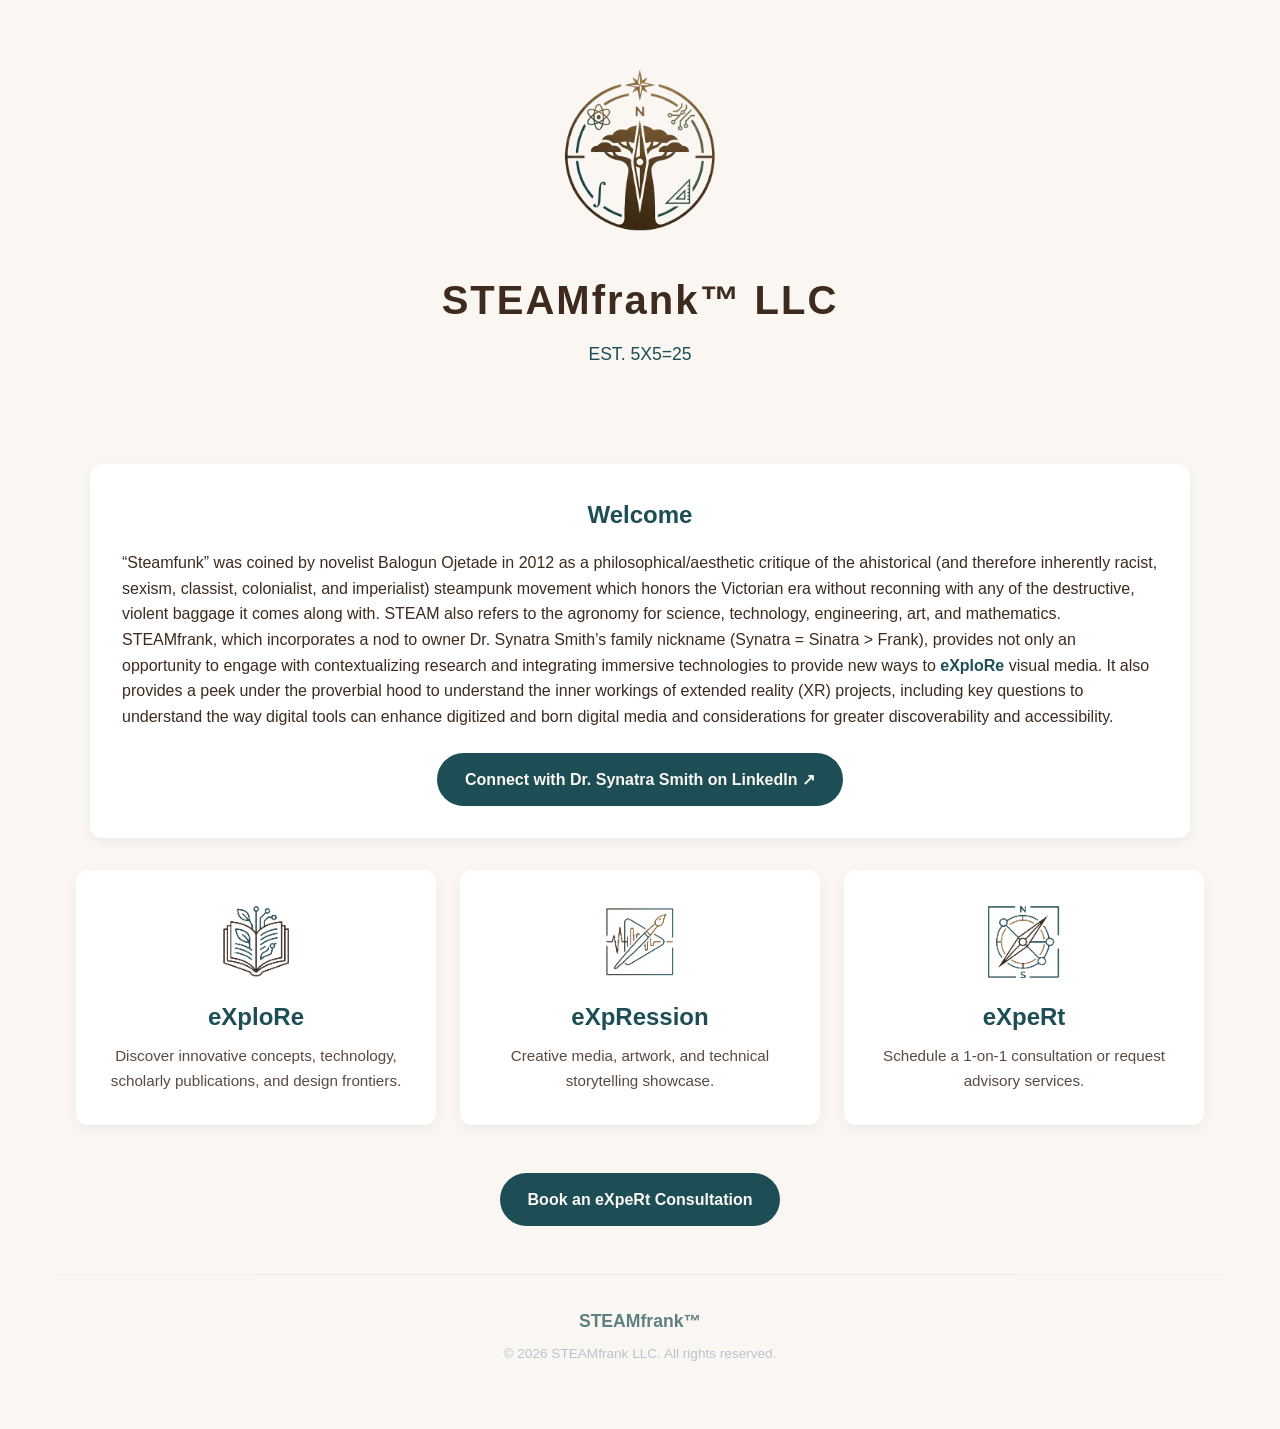
<file: index.html>
<!DOCTYPE html>
<html lang="en">
<head>
  <meta charset="UTF-8">
  <meta name="viewport" content="width=device-width, initial-scale=1.0">
  <title>STEAMfrank™</title>
  
  <link rel="icon" type="image/png" href="assets/favicon.png">
  <link rel="stylesheet" href="css/styles.css">
</head>
<body>

  <header>
    <img src="assets/logo-full.png" alt="STEAMfrank Logo" class="hero-logo">
    <h1>STEAMfrank™ LLC</h1>
    <p class="tagline">EST. 5X5=25</p>
  </header>

  <section class="about-section" style="background-color: var(--card-bg); border-radius: 12px; padding: 2rem; margin: 2rem auto; max-width: 1100px; box-shadow: 0 4px 12px var(--card-shadow);">
    <h2 style="color: var(--accent-color); margin-bottom: 1rem; text-align: center;">Welcome</h2>
    <p style="line-height: 1.6; font-size: 1rem; margin-bottom: 1.5rem; color: var(--text-color);">
      “Steamfunk” was coined by novelist Balogun Ojetade in 2012 as a philosophical/aesthetic critique of the ahistorical (and therefore inherently racist, sexism, classist, colonialist, and imperialist) steampunk movement which honors the Victorian era without reconning with any of the destructive, violent baggage it comes along with. STEAM also refers to the agronomy for science, technology, engineering, art, and mathematics. STEAMfrank, which incorporates a nod to owner Dr. Synatra Smith’s family nickname (Synatra = Sinatra > Frank), provides not only an opportunity to engage with contextualizing research and integrating immersive technologies to provide new ways to explore visual media. It also provides a peek under the proverbial hood to understand the inner workings of extended reality (XR) projects, including key questions to understand the way digital tools can enhance digitized and born digital media and considerations for greater discoverability and accessibility. 
    </p>
    <div style="text-align: center;">
      <a href="https://www.linkedin.com/in/synatrasmithphd" target="_blank" rel="noopener" class="btn">Connect with Dr. Synatra Smith on LinkedIn ↗</a>
    </div>
  </section>

  <main class="pillar-grid">

    <a href="explore.html" class="card">
      <img src="assets/icon-explore.png" alt="eXploRe Icon" class="card-icon">
      <h2>eXploRe</h2>
      <p>Discover innovative concepts, technology, scholarly publications, and design frontiers.</p>
    </a>

    <a href="expression.html" class="card">
      <img src="assets/icon-expression.png" alt="eXpRession Icon" class="card-icon">
      <h2>eXpRession</h2>
      <p>Creative media, artwork, and technical storytelling showcase.</p>
    </a>

    <a href="expert.html" class="card">
      <img src="assets/icon-expert.png" alt="eXpeRt Icon" class="card-icon">
      <h2>eXpeRt</h2>
      <p>Schedule a 1-on-1 consultation or request advisory services.</p>
    </a>

  </main>

  <div class="cta-container">
    <a href="expert.html" class="btn">Book an eXpeRt Consultation</a>
  </div>

  <footer class="site-footer" style="text-align: center; padding: 2rem 1rem; border-top: 1px solid var(--card-shadow, #0f3460); margin-top: 3rem;">
    <div class="footer-container" style="max-width: 1000px; margin: 0 auto;">
      <p style="font-weight: 700; font-size: 1.1rem; margin-bottom: 0.5rem; color: var(--accent-color, #00fff5);">
        STEAMfrank™
      </p>
      <p style="font-size: 0.85rem; color: var(--text-sub, #a0aec0); margin: 0;">
        © 2026 STEAMfrank LLC. All rights reserved.
      </p>
    </div>
  </footer>

  <script src="js/stylize.js"></script>
</body>
</html>
</file>
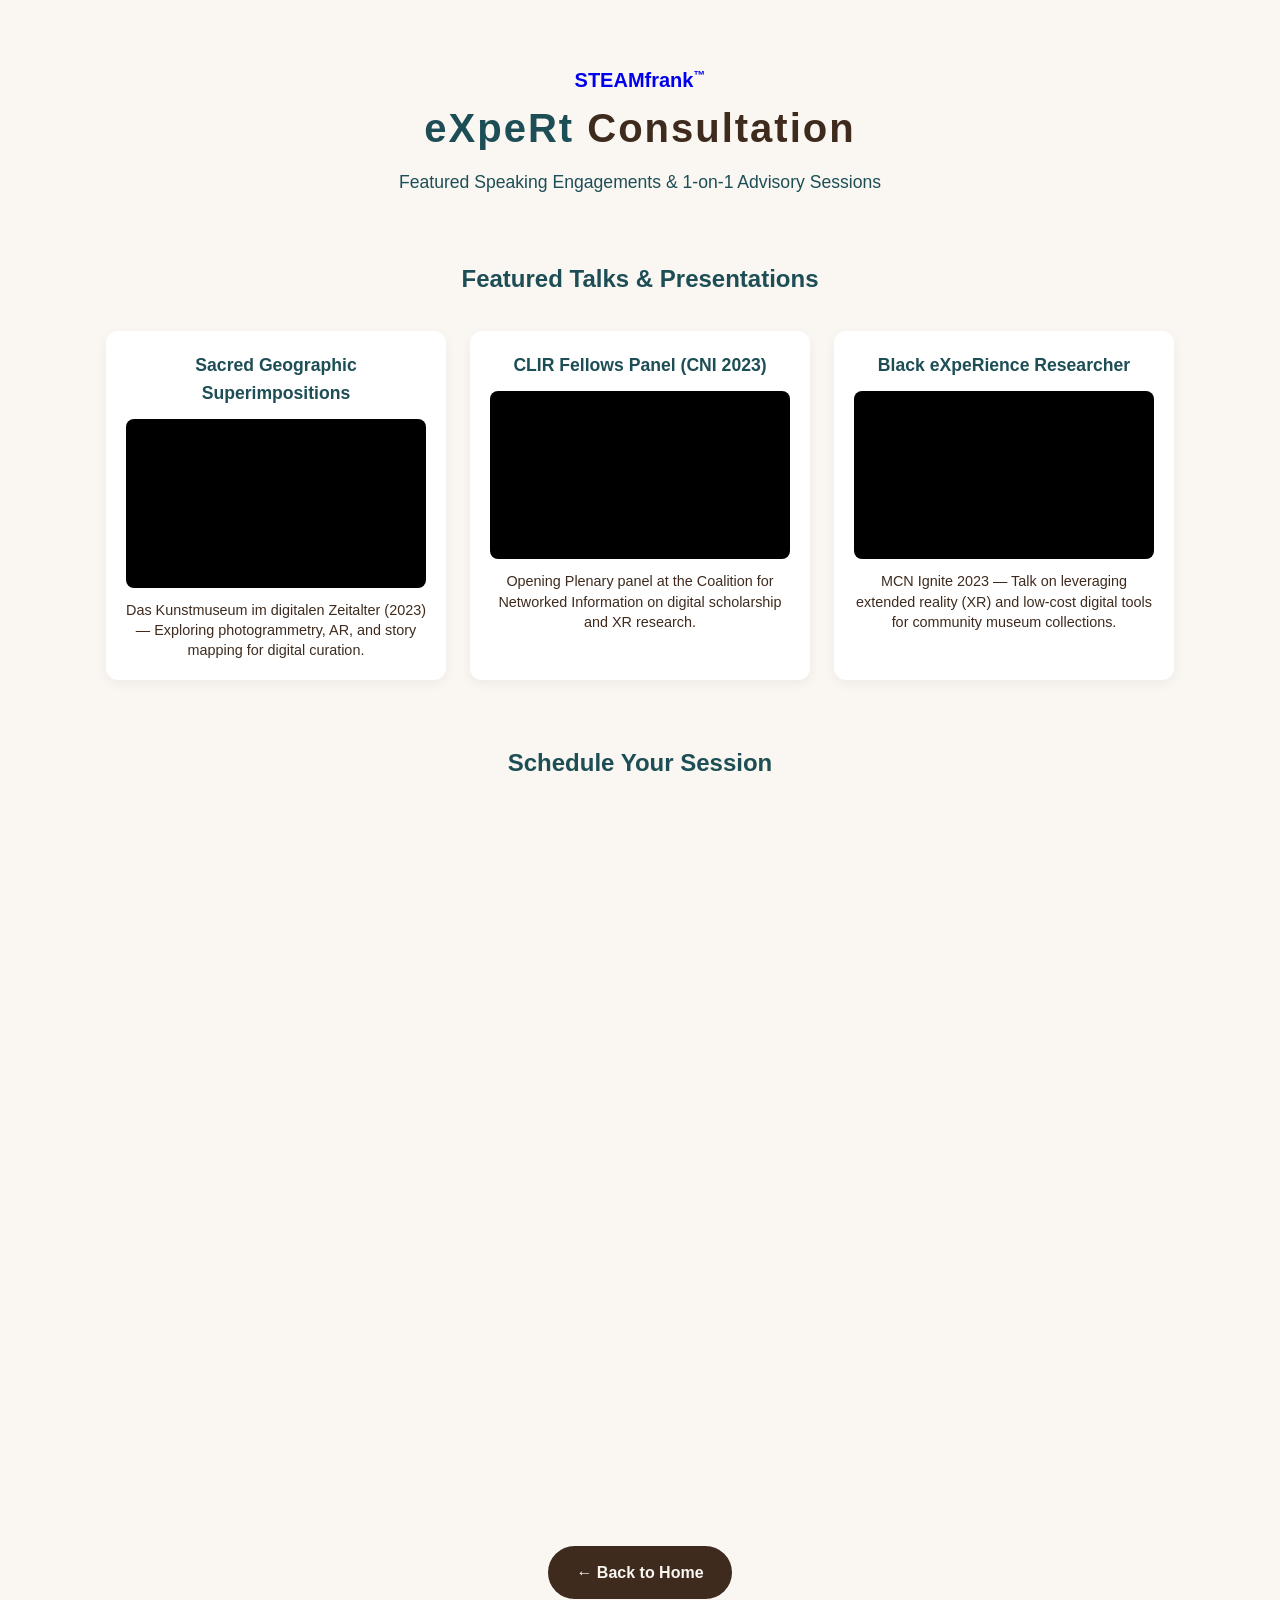
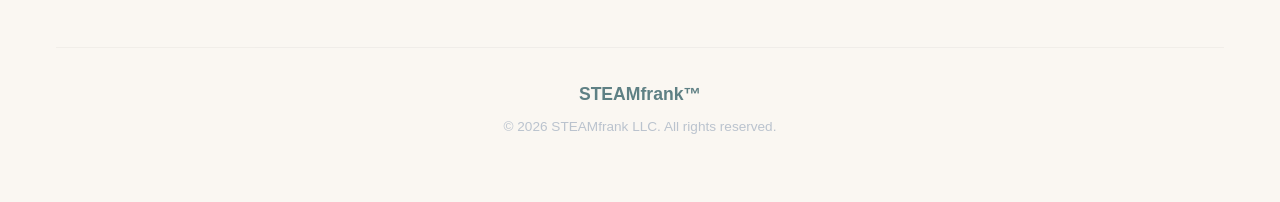
<file: expert.html>
<!DOCTYPE html>
<html lang="en">
<head>
  <meta charset="UTF-8">
  <meta name="viewport" content="width=device-width, initial-scale=1.0">
  <title>eXpeRt Consultation | STEAMfrank</title>
  
  <meta property="og:title" content="eXpeRt Consultation | STEAMfrank">
  <meta property="og:description" content="Book a 1-on-1 expert consultation and view featured talks by Dr. Synatra Smith.">
  <meta property="og:image" content="https://steamfrank.github.io/assets/expert-og-image.png">
  <meta property="og:type" content="website">

  <link rel="icon" type="image/png" href="assets/favicon.png">
  
  <link rel="stylesheet" href="css/styles.css">
</head>
<body>

  <header>
    <a href="index.html" class="brand-logo" style="text-decoration: none; font-weight: 800; font-size: 1.25rem;">
      STEAMfrank<sup style="font-size: 0.6em; vertical-align: super;">™</sup>
    </a>
    <h1>eXpeRt Consultation</h1>
    <p class="tagline">Featured Speaking Engagements & 1-on-1 Advisory Sessions</p>
  </header>

  <main style="max-width: 1100px; margin: 0 auto; padding: 0 1rem;">
    <section style="margin-bottom: 4rem;">
      <h2 style="text-align: center; margin-bottom: 2rem; color: var(--accent-color);">Featured Talks & Presentations</h2>
      
      <div class="video-grid" style="display: flex; flex-wrap: wrap; gap: 1.5rem; justify-content: center;">
        
        <div class="video-card" style="flex: 1 1 calc(33.333% - 1.5rem); min-width: 280px; background-color: var(--card-bg); padding: 1.25rem; border-radius: 12px; box-shadow: 0 4px 12px var(--card-shadow); display: flex; flex-direction: column;">
          <h3 style="font-size: 1.1rem; margin-bottom: 0.75rem; text-align: center; color: var(--accent-color);">Sacred Geographic Superimpositions</h3>
          <div class="video-container" style="position: relative; padding-bottom: 56.25%; height: 0; overflow: hidden; border-radius: 8px; background-color: #000;">
            <iframe src="https://www.youtube.com/embed/f11jlg8t6T0" title="Synatra Smith | Das Kunstmuseum im digitalen Zeitalter – 2023" frameborder="0" allow="accelerometer; autoplay; clipboard-write; encrypted-media; gyroscope; picture-in-picture" allowfullscreen style="position: absolute; top: 0; left: 0; width: 100%; height: 100%;"></iframe>
          </div>
          <p style="margin-top: 0.75rem; font-size: 0.9rem; line-height: 1.4; text-align: center;">Das Kunstmuseum im digitalen Zeitalter (2023) — Exploring photogrammetry, AR, and story mapping for digital curation.</p>
        </div>

        <div class="video-card" style="flex: 1 1 calc(33.333% - 1.5rem); min-width: 280px; background-color: var(--card-bg); padding: 1.25rem; border-radius: 12px; box-shadow: 0 4px 12px var(--card-shadow); display: flex; flex-direction: column;">
          <h3 style="font-size: 1.1rem; margin-bottom: 0.75rem; text-align: center; color: var(--accent-color);">CLIR Fellows Panel (CNI 2023)</h3>
          <div class="video-container" style="position: relative; padding-bottom: 56.25%; height: 0; overflow: hidden; border-radius: 8px; background-color: #000;">
            <iframe src="https://www.youtube.com/embed/746KTFbWrjo" title="Opening Plenary: CLIR Postdoctoral Fellows Panel" frameborder="0" allow="accelerometer; autoplay; clipboard-write; encrypted-media; gyroscope; picture-in-picture" allowfullscreen style="position: absolute; top: 0; left: 0; width: 100%; height: 100%;"></iframe>
          </div>
          <p style="margin-top: 0.75rem; font-size: 0.9rem; line-height: 1.4; text-align: center;">Opening Plenary panel at the Coalition for Networked Information on digital scholarship and XR research.</p>
        </div>

        <div class="video-card" style="flex: 1 1 calc(33.333% - 1.5rem); min-width: 280px; background-color: var(--card-bg); padding: 1.25rem; border-radius: 12px; box-shadow: 0 4px 12px var(--card-shadow); display: flex; flex-direction: column;">
          <h3 style="font-size: 1.1rem; margin-bottom: 0.75rem; text-align: center; color: var(--accent-color);">Black eXpeRience Researcher</h3>
          <div class="video-container" style="position: relative; padding-bottom: 56.25%; height: 0; overflow: hidden; border-radius: 8px; background-color: #000;">
            <iframe src="https://www.youtube.com/embed/gbHVQ-EPCng" title="MCN Ignite 2023 | Black eXpeRience Researcher" frameborder="0" allow="accelerometer; autoplay; clipboard-write; encrypted-media; gyroscope; picture-in-picture" allowfullscreen style="position: absolute; top: 0; left: 0; width: 100%; height: 100%;"></iframe>
          </div>
          <p style="margin-top: 0.75rem; font-size: 0.9rem; line-height: 1.4; text-align: center;">MCN Ignite 2023 — Talk on leveraging extended reality (XR) and low-cost digital tools for community museum collections.</p>
        </div>

      </div>
    </section>

    <section>
      <h2 style="text-align: center; margin-bottom: 1rem; color: var(--accent-color);">Schedule Your Session</h2>
      <div class="embed-container">
        <div class="calendly-inline-widget" data-url="https://calendly.com/steamfrankllc/30min" style="min-width:320px;height:700px;"></div>
        <script type="text/javascript" src="https://assets.calendly.com/assets/external/widget.js" async></script>
      </div>
    </section>

  </main>

  <div class="cta-container" style="text-align: center; margin: 2rem 0;">
    <a href="index.html" class="btn" style="background-color: var(--text-color);">← Back to Home</a>
  </div>

 <footer class="site-footer" style="text-align: center; padding: 2rem 1rem; border-top: 1px solid var(--card-shadow, #0f3460); margin-top: 3rem;">
  <div class="footer-container" style="max-width: 1000px; margin: 0 auto;">
    <p style="font-weight: 700; font-size: 1.1rem; margin-bottom: 0.5rem; color: var(--accent-color, #00fff5);">
      STEAMfrank™
    </p>
    <p style="font-size: 0.85rem; color: var(--text-sub, #a0aec0); margin: 0;">
      © 2026 STEAMfrank LLC. All rights reserved.
    </p>
  </div>
</footer>

  <script src="js/stylize.js"></script>
</body>
</html>
</file>
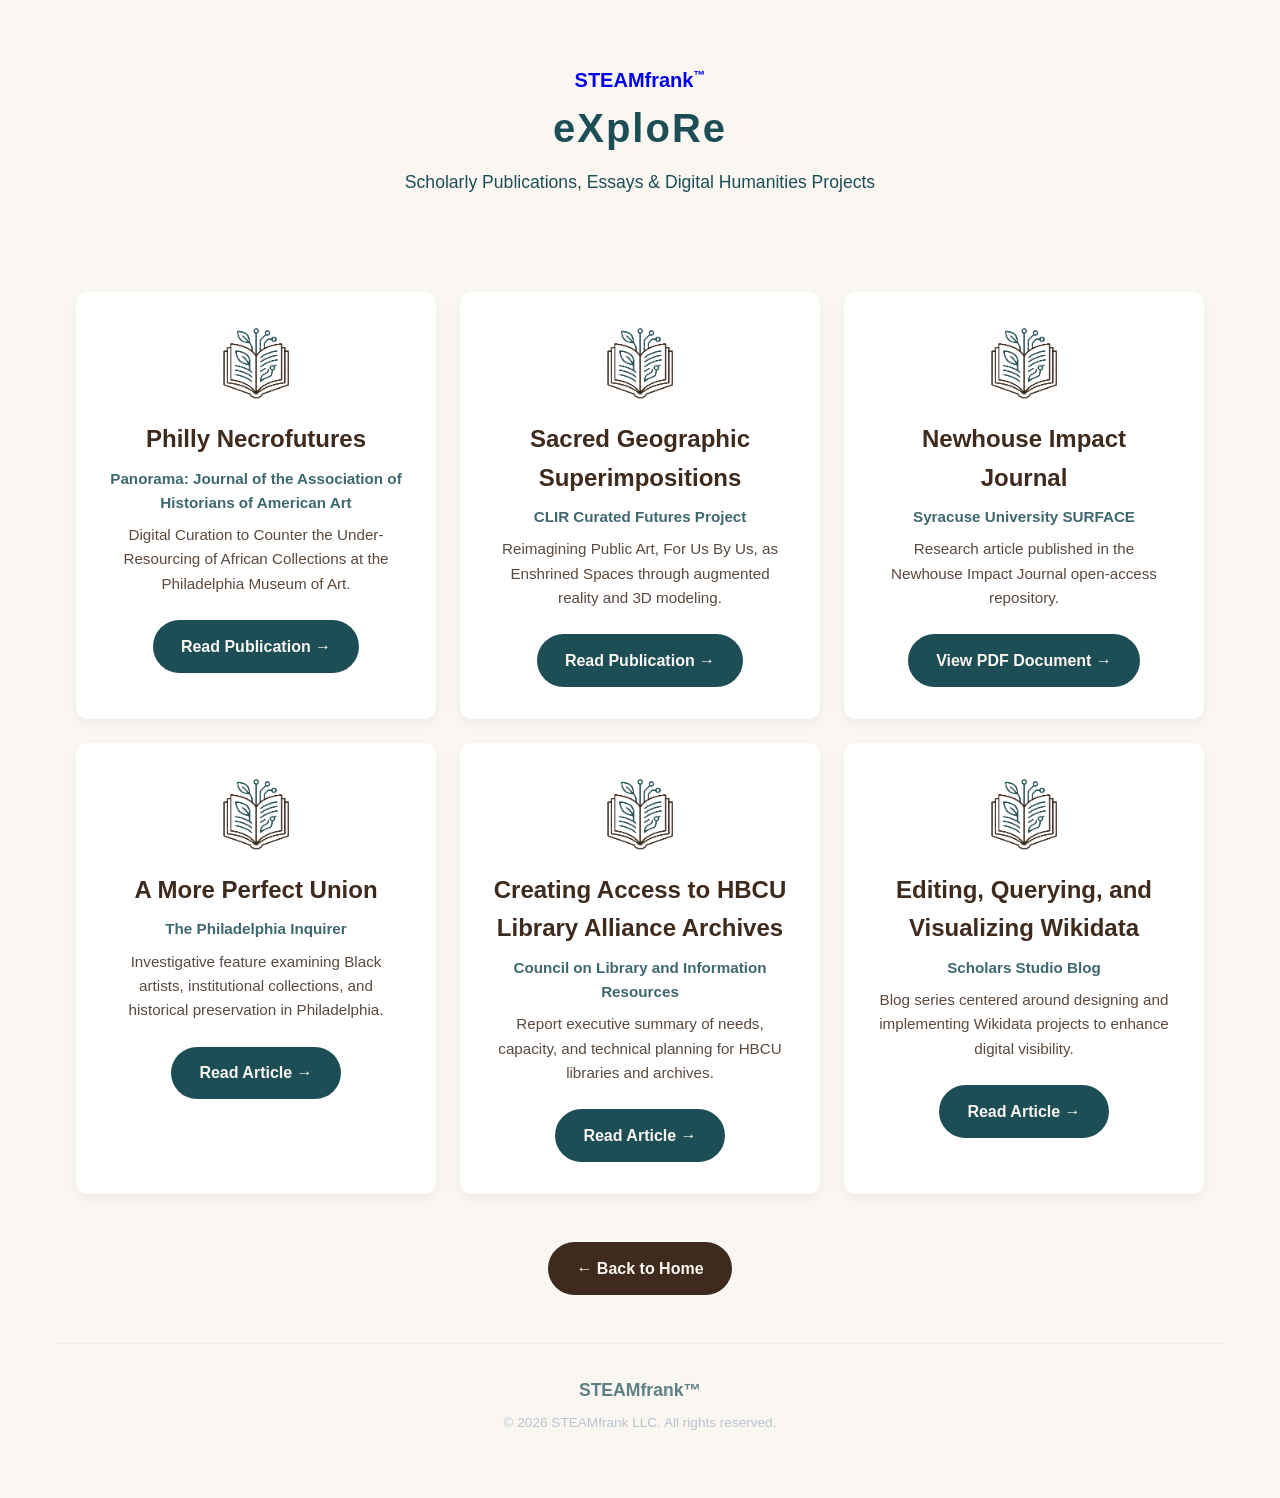
<file: explore.html>
<!DOCTYPE html>
<html lang="en">
<head>
  <meta charset="UTF-8">
  <meta name="viewport" content="width=device-width, initial-scale=1.0">
  <title>eXploRe | STEAMfrank Publications</title>
  
  <meta property="og:title" content="eXploRe | STEAMfrank Publications">
  <meta property="og:description" content="Explore scholarly publications, articles, and research projects by STEAMfrank.">
  <meta property="og:image" content="https://steamfrank.github.io/assets/expert-og-image.png">
  <meta property="og:type" content="website">

  <link rel="icon" type="image/png" href="assets/favicon.png">
  
  <link rel="stylesheet" href="css/styles.css">
</head>
<body>

  <header>
    <a href="index.html" class="brand-logo" style="text-decoration: none; font-weight: 800; font-size: 1.25rem;">
      STEAMfrank<sup style="font-size: 0.6em; vertical-align: super;">™</sup>
    </a>
    <h1>eXploRe</h1>
    <p class="tagline">Scholarly Publications, Essays & Digital Humanities Projects</p>
  </header>

  <main class="pillar-grid">
    
    <article class="card">
      <img src="assets/icon-explore.png" alt="eXploRe Icon" class="card-icon">
      <h2>Philly Necrofutures</h2>
      <p style="font-weight: 600; margin-bottom: 0.5rem; color: var(--accent-color);">Panorama: Journal of the Association of Historians of American Art</p>
      <p>Digital Curation to Counter the Under-Resourcing of African Collections at the Philadelphia Museum of Art.</p>
      <a href="https://journalpanorama.org/article/philly-necrofutures/" target="_blank" rel="noopener noreferrer" class="btn" style="margin-top: 1.5rem;">Read Publication →</a>
    </article>

    <article class="card">
      <img src="assets/icon-explore.png" alt="eXploRe Icon" class="card-icon">
      <h2>Sacred Geographic Superimpositions</h2>
      <p style="font-weight: 600; margin-bottom: 0.5rem; color: var(--accent-color);">CLIR Curated Futures Project</p>
      <p>Reimagining Public Art, For Us By Us, as Enshrined Spaces through augmented reality and 3D modeling.</p>
      <a href="https://futures.clir.org/sacred-geographic-superimpositions/" target="_blank" rel="noopener noreferrer" class="btn" style="margin-top: 1.5rem;">Read Publication →</a>
    </article>

    <article class="card">
      <img src="assets/icon-explore.png" alt="eXploRe Icon" class="card-icon">
      <h2>Newhouse Impact Journal</h2>
      <p style="font-weight: 600; margin-bottom: 0.5rem; color: var(--accent-color);">Syracuse University SURFACE</p>
      <p>Research article published in the Newhouse Impact Journal open-access repository.</p>
      <a href="https://surface.syr.edu/cgi/viewcontent.cgi?article=1022&context=newhouseimpactjournal" target="_blank" rel="noopener noreferrer" class="btn" style="margin-top: 1.5rem;">View PDF Document →</a>
    </article>

    <article class="card">
      <img src="assets/icon-explore.png" alt="eXploRe Icon" class="card-icon">
      <h2>A More Perfect Union</h2>
      <p style="font-weight: 600; margin-bottom: 0.5rem; color: var(--accent-color);">The Philadelphia Inquirer</p>
      <p>Investigative feature examining Black artists, institutional collections, and historical preservation in Philadelphia.</p>
      <a href="https://www.inquirer.com/news/inq2/more-perfect-union-pafa-black-artists-collections-racism-20221115.html" target="_blank" rel="noopener noreferrer" class="btn" style="margin-top: 1.5rem;">Read Article →</a>
    </article>

    <article class="card">
      <img src="assets/icon-explore.png" alt="eXploRe Icon" class="card-icon">
      <h2>Creating Access to HBCU Library Alliance Archives</h2>
      <p style="font-weight: 600; margin-bottom: 0.5rem; color: var(--accent-color);">Council on Library and Information Resources</p>
      <p>Report executive summary of needs, capacity, and technical planning for HBCU libraries and archives.</p>
      <a href="https://www.clir.org/wp-content/uploads/sites/6/2022/10/Creating-Access-Internal-Report-Executive-Summary.pdf" target="_blank" rel="noopener noreferrer" class="btn" style="margin-top: 1.5rem;">Read Article →</a>
    </article>

    <article class="card">
      <img src="assets/icon-explore.png" alt="eXploRe Icon" class="card-icon">
      <h2>Editing, Querying, and Visualizing Wikidata</h2>
      <p style="font-weight: 600; margin-bottom: 0.5rem; color: var(--accent-color);">Scholars Studio Blog</p>
      <p>Blog series centered around designing and implementing Wikidata projects to enhance digital visibility.</p>
      <a href="https://sites.temple.edu/tudsc/author/tuo11763/" target="_blank" rel="noopener noreferrer" class="btn" style="margin-top: 1.5rem;">Read Article →</a>
    </article>

  </main>

  <div class="cta-container">
    <a href="index.html" class="btn" style="background-color: var(--text-color);">← Back to Home</a>
  </div>

  <footer class="site-footer" style="text-align: center; padding: 2rem 1rem; border-top: 1px solid var(--card-shadow, #0f3460); margin-top: 3rem;">
    <div class="footer-container" style="max-width: 1000px; margin: 0 auto;">
      <p style="font-weight: 700; font-size: 1.1rem; margin-bottom: 0.5rem; color: var(--accent-color, #00fff5);">
        STEAMfrank™
      </p>
      <p style="font-size: 0.85rem; color: var(--text-sub, #a0aec0); margin: 0;">
        © 2026 STEAMfrank LLC. All rights reserved.
      </p>
    </div>
  </footer>

  <script src="js/stylize.js"></script>
</body>
</html>
</file>
<file: css/styles.css>
/* Color Palette Variables */
:root {
  --bg-color: #FAF7F2;        /* Soft Cream */
  --text-color: #3E2B1E;      /* Deep Bronze/Brown */
  --accent-color: #1D4E56;    /* Deep Teal */
  --card-bg: #FFFFFF;
  --card-shadow: rgba(0, 0, 0, 0.05);
}

/* Reset & Base Styles */
* {
  box-sizing: border-box;
  margin: 0;
  padding: 0;
}

body {
  background-color: var(--bg-color);
  color: var(--text-color);
  font-family: -apple-system, BlinkMacSystemFont, "Segoe UI", Roboto, Helvetica, Arial, sans-serif;
  line-height: 1.6;
  padding: 2rem 1rem;
  max-width: 1200px;
  margin: 0 auto;
}

/* Header & Hero Section */
header {
  text-align: center;
  padding: 2rem 0;
}

.hero-logo {
  width: 180px;
  height: 180px;
  object-fit: contain;
  margin-bottom: 1rem;
}

h1 {
  font-size: 2.5rem;
  letter-spacing: 0.05em;
  margin-bottom: 0.5rem;
}

.tagline {
  font-size: 1.1rem;
  color: var(--accent-color);
  margin-bottom: 2rem;
}

/* Pillar Grid Layout */
.pillar-grid {
  display: flex;
  flex-wrap: wrap;
  justify-content: center;
  gap: 1.5rem;
  margin: 2rem 0;
}

.card {
  background-color: var(--card-bg);
  border-radius: 12px;
  padding: 2rem;
  text-align: center;
  box-shadow: 0 4px 12px var(--card-shadow);
  transition: transform 0.2s ease, box-shadow 0.2s ease;
  text-decoration: none;
  color: inherit;
  display: flex;
  flex-direction: column;
  align-items: center;
  
  /* Set width so 3 fit on desktop, and the 4th automatically centers below */
  flex: 1 1 calc(33.333% - 1.5rem);
  min-width: 280px;
  max-width: 360px;
}

.card:hover {
  transform: translateY(-4px);
  box-shadow: 0 8px 20px rgba(0, 0, 0, 0.1);
}


.card-icon {
  width: 80px;
  height: 80px;
  object-fit: contain;
  margin-bottom: 1rem;
}

.card h2 {
  font-size: 1.5rem;
  margin-bottom: 0.5rem;
  color: var(--text-color);
}

.card p {
  font-size: 0.95rem;
  opacity: 0.85;
}

/* CTA / Secondary Page Styles */
.cta-container {
  text-align: center;
  margin-top: 3rem;
}

.btn {
  display: inline-block;
  background-color: var(--accent-color);
  color: var(--bg-color); /* Uses Soft Cream (#FAF7F2) */
  padding: 0.85rem 1.75rem;
  border-radius: 30px;
  text-decoration: none;
  font-weight: 600;
  transition: background-color 0.2s ease;
}

/* Forces the stylized text inside buttons to match Soft Cream */
.btn .styled-xp {
  color: var(--bg-color) !important; 
}


.btn:hover {
  background-color: var(--text-color);
}

/* Embed Container */
.embed-container {
  width: 100%;
  min-height: 650px;
  margin-top: 2rem;
  border-radius: 12px;
  overflow: hidden;
}

/* Footer */
footer {
  text-align: center;
  margin-top: 4rem;
  padding: 1rem 0;
  font-size: 0.85rem;
  opacity: 0.7;
}
/* Optional styling for stylized XP */
.styled-xp {
  font-weight: 700;
  color: var(--accent-color); /* Uses your Deep Teal variable */
}

/* Expression Page Styling */
.showcase-section {
  margin-bottom: 3.5rem;
}

.section-heading {
  text-align: center;
  color: var(--accent-color);
  margin-bottom: 1.5rem;
}

.media-grid {
  display: flex;
  flex-wrap: wrap;
  gap: 1.5rem;
  justify-content: center;
  margin-bottom: 1.5rem;
}

.media-card {
  background-color: var(--card-bg);
  border-radius: 12px;
  padding: 1.5rem;
  box-shadow: 0 4px 12px var(--card-shadow);
  flex: 1 1 calc(50% - 1.5rem);
  min-width: 300px;
}

.card-links {
  margin: 1rem 0;
}

.btn-small {
  padding: 0.5rem 1rem;
  font-size: 0.85rem;
}

/* 3D Embed Aspect Ratio */
.embed-wrapper {
  position: relative;
  padding-bottom: 60%;
  height: 0;
  overflow: hidden;
  border-radius: 8px;
}

.embed-wrapper iframe {
  position: absolute;
  top: 0;
  left: 0;
  width: 100%;
  height: 100%;
  border: 0;
}

/* Banner Cards */
.banner-card {
  background-color: var(--card-bg);
  border-radius: 12px;
  padding: 1.5rem 2rem;
  display: flex;
  justify-content: space-between;
  align-items: center;
  gap: 1rem;
  box-shadow: 0 4px 12px var(--card-shadow);
  flex-wrap: wrap;
}

.highlight-card {
  border-left: 5px solid var(--accent-color);
}

/* Local Video Grid */
.project-group {
  margin-bottom: 2rem;
}

.project-group h3 {
  margin-bottom: 1rem;
}

.video-pair-grid {
  display: flex;
  gap: 1.5rem;
  flex-wrap: wrap;
}

.video-box {
  flex: 1 1 calc(50% - 1.5rem);
  min-width: 280px;
  background-color: var(--card-bg);
  padding: 1rem;
  border-radius: 12px;
  box-shadow: 0 4px 12px var(--card-shadow);
}

.video-box video {
  width: 100%;
  border-radius: 8px;
  background: #000;
}

.video-box h4 {
  margin-top: 0.5rem;
  font-size: 0.95rem;
  text-align: center;
}
@page {
  size: A4;
  margin: 16mm 16mm 18mm 16mm;
  
  @bottom-left {
    content: "STEAMfrank™ LLC | Confidential Proposal";
    font-family: 'Helvetica Neue', Helvetica, Arial, sans-serif;
    font-size: 8pt;
    color: #718096;
  }
  
  @bottom-right {
    content: "© 2026 STEAMfrank™ LLC. All rights reserved. | Page " counter(page) " of " counter(pages);
    font-family: 'Helvetica Neue', Helvetica, Arial, sans-serif;
    font-size: 8pt;
    color: #718096;
  }
}
</file>
